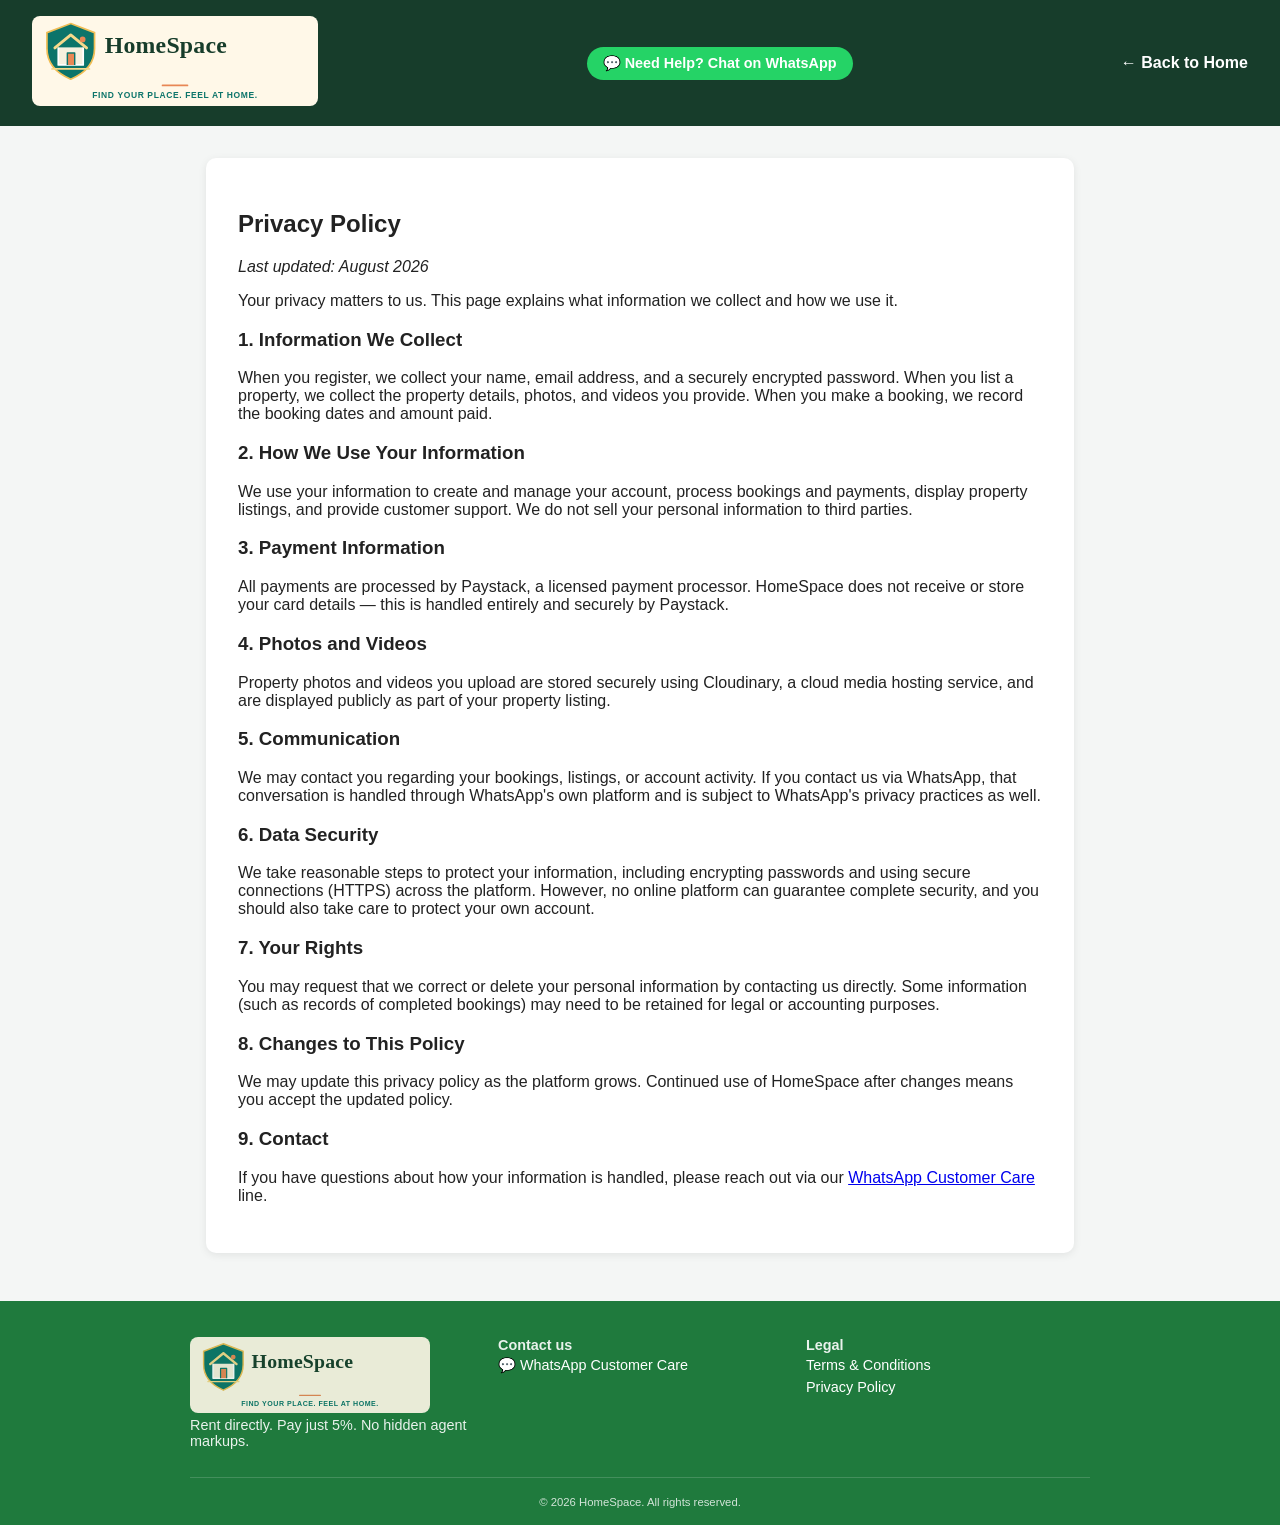
<file: frontend/privacy.html>
<!DOCTYPE html>
<html lang="en">
<head>
  <meta charset="UTF-8">
  <meta name="viewport" content="width=device-width, initial-scale=1.0">
  <title>Privacy Policy - HomeSpace</title>
  <link rel="stylesheet" href="style.css">
  <link rel="icon" href="brand-mark.svg" type="image/svg+xml">
</head>
<body>

  <header>
    <h1 class="brand-heading">
      <a class="brand-link" href="/" aria-label="HomeSpace home">
        <img class="brand-mark" src="brand-logo.svg" alt="HomeSpace — Find your place. Feel at home.">
      </a>
    </h1>
    <a href="https://wa.me/2348153191672" target="_blank" class="whatsapp-help-btn">
      💬 Need Help? Chat on WhatsApp
    </a>
    <nav id="nav-auth">
      <a href="index.html" style="color: white; text-decoration: none; font-weight: 600;">← Back to Home</a>
    </nav>
  </header>

  <main>
    <section style="background: white; padding: 2rem; border-radius: 10px; box-shadow: 0 2px 8px rgba(0,0,0,0.08);">
      <h2>Privacy Policy</h2>
      <p><em>Last updated: August 2026</em></p>

      <p>Your privacy matters to us. This page explains what information we collect and how we use it.</p>

      <h3>1. Information We Collect</h3>
      <p>When you register, we collect your name, email address, and a securely encrypted password. When you list a property, we collect the property details, photos, and videos you provide. When you make a booking, we record the booking dates and amount paid.</p>

      <h3>2. How We Use Your Information</h3>
      <p>We use your information to create and manage your account, process bookings and payments, display property listings, and provide customer support. We do not sell your personal information to third parties.</p>

      <h3>3. Payment Information</h3>
      <p>All payments are processed by Paystack, a licensed payment processor. HomeSpace does not receive or store your card details — this is handled entirely and securely by Paystack.</p>

      <h3>4. Photos and Videos</h3>
      <p>Property photos and videos you upload are stored securely using Cloudinary, a cloud media hosting service, and are displayed publicly as part of your property listing.</p>

      <h3>5. Communication</h3>
      <p>We may contact you regarding your bookings, listings, or account activity. If you contact us via WhatsApp, that conversation is handled through WhatsApp's own platform and is subject to WhatsApp's privacy practices as well.</p>

      <h3>6. Data Security</h3>
      <p>We take reasonable steps to protect your information, including encrypting passwords and using secure connections (HTTPS) across the platform. However, no online platform can guarantee complete security, and you should also take care to protect your own account.</p>

      <h3>7. Your Rights</h3>
      <p>You may request that we correct or delete your personal information by contacting us directly. Some information (such as records of completed bookings) may need to be retained for legal or accounting purposes.</p>

      <h3>8. Changes to This Policy</h3>
      <p>We may update this privacy policy as the platform grows. Continued use of HomeSpace after changes means you accept the updated policy.</p>

      <h3>9. Contact</h3>
      <p>If you have questions about how your information is handled, please reach out via our <a href="https://wa.me/2348153191672" target="_blank">WhatsApp Customer Care</a> line.</p>
    </section>
  </main>

  <footer>
    <div class="footer-content">
      <div class="footer-section">
        <p class="footer-title footer-brand">
          <img class="brand-mark" src="brand-logo.svg" alt="HomeSpace — Find your place. Feel at home.">
        </p>
        <p>Rent directly. Pay just 5%. No hidden agent markups.</p>
      </div>
      <div class="footer-section">
        <p class="footer-title">Contact us</p>
        <a href="https://wa.me/2348153191672" target="_blank" class="footer-link">💬 WhatsApp Customer Care</a>
      </div>
      <div class="footer-section">
        <p class="footer-title">Legal</p>
        <a href="terms.html" class="footer-link">Terms & Conditions</a>
        <a href="privacy.html" class="footer-link">Privacy Policy</a>
      </div>
    </div>
    <div class="footer-bottom">
      <small>&copy; 2026 HomeSpace. All rights reserved.</small>
    </div>
  </footer>

</body>
</html>
</file>
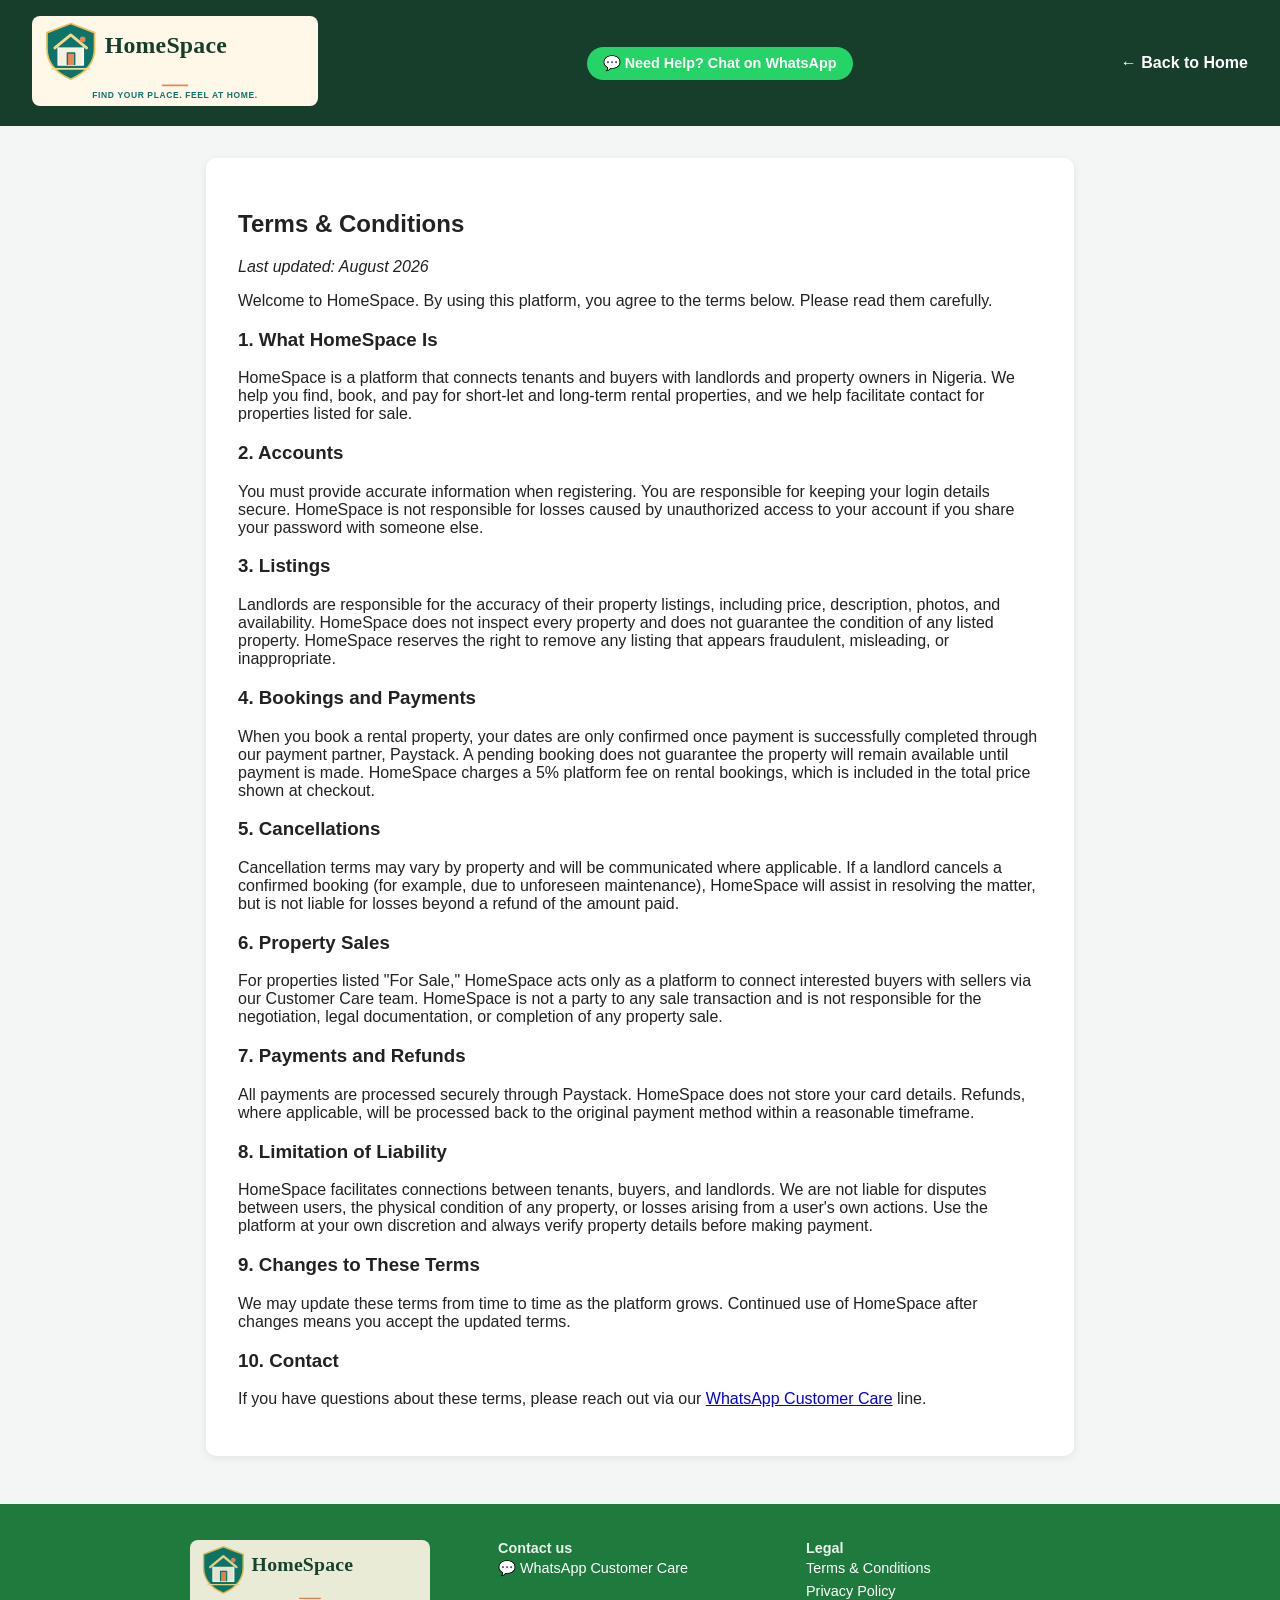
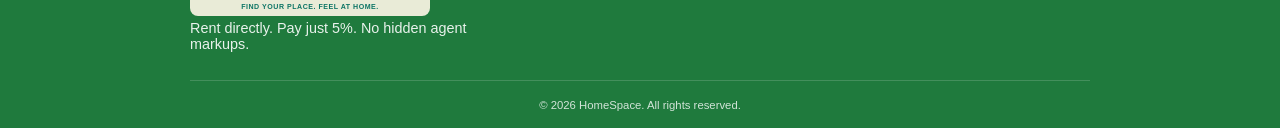
<file: frontend/terms.html>
<!DOCTYPE html>
<html lang="en">
<head>
  <meta charset="UTF-8">
  <meta name="viewport" content="width=device-width, initial-scale=1.0">
  <title>Terms & Conditions - HomeSpace</title>
  <link rel="stylesheet" href="style.css">
  <link rel="icon" href="brand-mark.svg" type="image/svg+xml">
</head>
<body>

  <header>
    <h1 class="brand-heading">
      <a class="brand-link" href="/" aria-label="HomeSpace home">
        <img class="brand-mark" src="brand-logo.svg" alt="HomeSpace — Find your place. Feel at home.">
      </a>
    </h1>
    <a href="https://wa.me/2348153191672" target="_blank" class="whatsapp-help-btn">
      💬 Need Help? Chat on WhatsApp
    </a>
    <nav id="nav-auth">
      <a href="index.html" style="color: white; text-decoration: none; font-weight: 600;">← Back to Home</a>
    </nav>
  </header>

  <main>
    <section style="background: white; padding: 2rem; border-radius: 10px; box-shadow: 0 2px 8px rgba(0,0,0,0.08);">
      <h2>Terms & Conditions</h2>
      <p><em>Last updated: August 2026</em></p>

      <p>Welcome to HomeSpace. By using this platform, you agree to the terms below. Please read them carefully.</p>

      <h3>1. What HomeSpace Is</h3>
      <p>HomeSpace is a platform that connects tenants and buyers with landlords and property owners in Nigeria. We help you find, book, and pay for short-let and long-term rental properties, and we help facilitate contact for properties listed for sale.</p>

      <h3>2. Accounts</h3>
      <p>You must provide accurate information when registering. You are responsible for keeping your login details secure. HomeSpace is not responsible for losses caused by unauthorized access to your account if you share your password with someone else.</p>

      <h3>3. Listings</h3>
      <p>Landlords are responsible for the accuracy of their property listings, including price, description, photos, and availability. HomeSpace does not inspect every property and does not guarantee the condition of any listed property. HomeSpace reserves the right to remove any listing that appears fraudulent, misleading, or inappropriate.</p>

      <h3>4. Bookings and Payments</h3>
      <p>When you book a rental property, your dates are only confirmed once payment is successfully completed through our payment partner, Paystack. A pending booking does not guarantee the property will remain available until payment is made. HomeSpace charges a 5% platform fee on rental bookings, which is included in the total price shown at checkout.</p>

      <h3>5. Cancellations</h3>
      <p>Cancellation terms may vary by property and will be communicated where applicable. If a landlord cancels a confirmed booking (for example, due to unforeseen maintenance), HomeSpace will assist in resolving the matter, but is not liable for losses beyond a refund of the amount paid.</p>

      <h3>6. Property Sales</h3>
      <p>For properties listed "For Sale," HomeSpace acts only as a platform to connect interested buyers with sellers via our Customer Care team. HomeSpace is not a party to any sale transaction and is not responsible for the negotiation, legal documentation, or completion of any property sale.</p>

      <h3>7. Payments and Refunds</h3>
      <p>All payments are processed securely through Paystack. HomeSpace does not store your card details. Refunds, where applicable, will be processed back to the original payment method within a reasonable timeframe.</p>

      <h3>8. Limitation of Liability</h3>
      <p>HomeSpace facilitates connections between tenants, buyers, and landlords. We are not liable for disputes between users, the physical condition of any property, or losses arising from a user's own actions. Use the platform at your own discretion and always verify property details before making payment.</p>

      <h3>9. Changes to These Terms</h3>
      <p>We may update these terms from time to time as the platform grows. Continued use of HomeSpace after changes means you accept the updated terms.</p>

      <h3>10. Contact</h3>
      <p>If you have questions about these terms, please reach out via our <a href="https://wa.me/2348153191672" target="_blank">WhatsApp Customer Care</a> line.</p>
    </section>
  </main>

  <footer>
    <div class="footer-content">
      <div class="footer-section">
        <p class="footer-title footer-brand">
          <img class="brand-mark" src="brand-logo.svg" alt="HomeSpace — Find your place. Feel at home.">
        </p>
        <p>Rent directly. Pay just 5%. No hidden agent markups.</p>
      </div>
      <div class="footer-section">
        <p class="footer-title">Contact us</p>
        <a href="https://wa.me/2348153191672" target="_blank" class="footer-link">💬 WhatsApp Customer Care</a>
      </div>
      <div class="footer-section">
        <p class="footer-title">Legal</p>
        <a href="terms.html" class="footer-link">Terms & Conditions</a>
        <a href="privacy.html" class="footer-link">Privacy Policy</a>
      </div>
    </div>
    <div class="footer-bottom">
      <small>&copy; 2026 HomeSpace. All rights reserved.</small>
    </div>
  </footer>

</body>
</html>
</file>
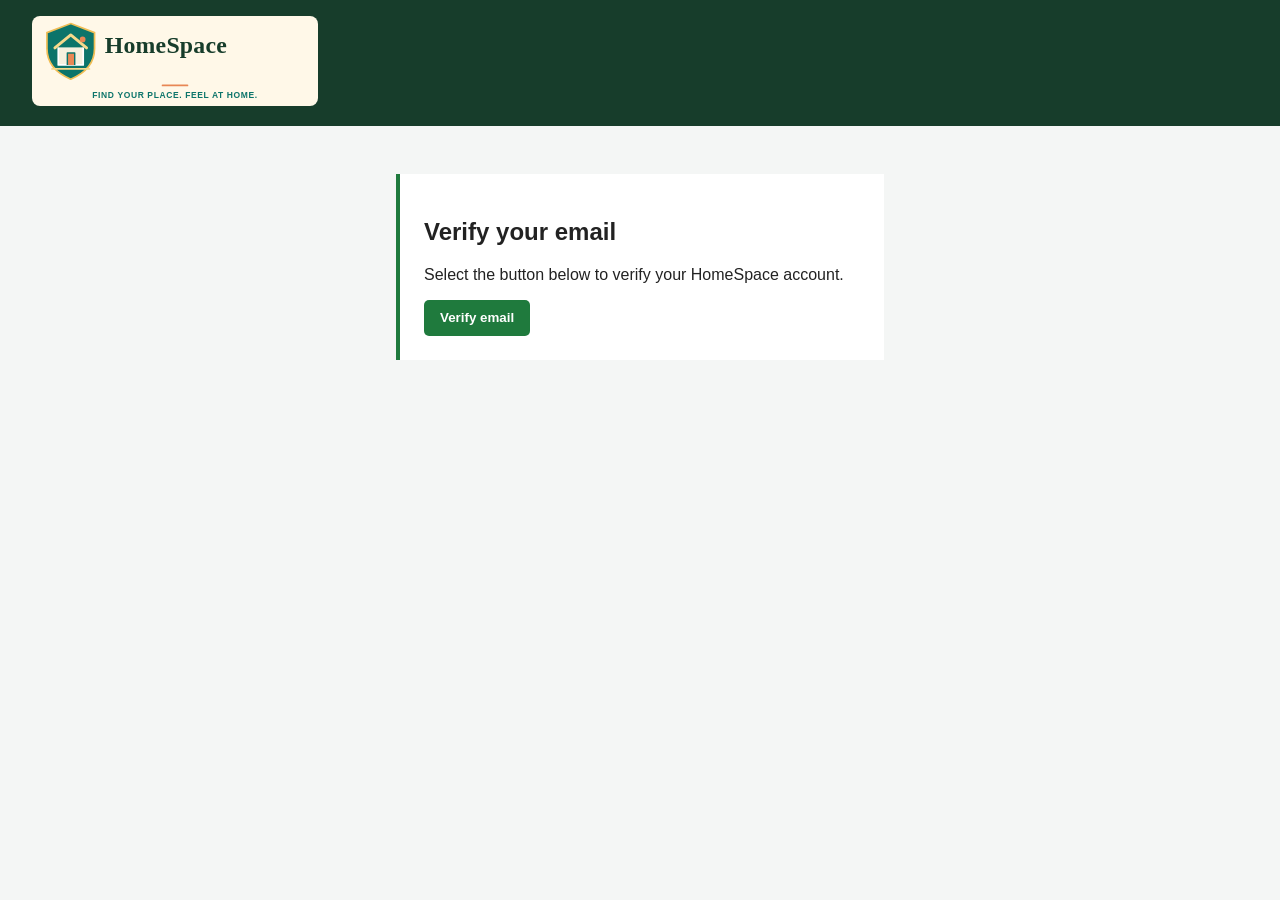
<file: frontend/verify-email.html>
<!DOCTYPE html>
<html lang="en">
<head>
  <meta charset="UTF-8">
  <meta name="viewport" content="width=device-width, initial-scale=1.0">
  <title>Verify email | HomeSpace</title>
  <link rel="stylesheet" href="style.css">
  <link rel="icon" href="brand-mark.svg" type="image/svg+xml">
</head>
<body>
  <header>
    <h1 class="brand-heading">
      <a class="brand-link" href="/" aria-label="HomeSpace home">
        <img class="brand-mark" src="brand-logo.svg" alt="HomeSpace — Find your place. Feel at home.">
      </a>
    </h1>
  </header>
  <main class="verification-page">
    <section>
      <h2>Verify your email</h2>
      <p id="verification-message" aria-live="polite">Select the button below to verify your HomeSpace account.</p>
      <button type="button" id="verify-email-button">Verify email</button>
      <a class="hidden" id="return-home-link" href="/">Return to HomeSpace</a>
    </section>
  </main>
  <script src="verify-email.js"></script>
</body>
</html>
</file>
<file: frontend/style.css>
* {
  box-sizing: border-box;
}

body {
  font-family: 'Segoe UI', Tahoma, sans-serif;
  margin: 0;
  background-color: #f4f6f5;
  color: #222;
}

header {
  background: #173d2b;
  color: white;
  padding: 1rem 2rem;
  display: flex;
  justify-content: space-between;
  align-items: center;
  gap: 1rem;
  flex-wrap: wrap;
}

header h1 {
  margin: 0;
  font-size: 1.65rem;
}

.brand-link {
  display: inline-flex;
  align-items: center;
  padding: 0.2rem 0.45rem;
  border-radius: 8px;
  background: #fff8e8;
  color: inherit;
  text-decoration: none;
}

.brand-mark {
  display: block;
  width: 17rem;
  height: auto;
  flex: 0 0 auto;
}

.footer-brand {
  display: block;
}

.footer-brand img {
  width: 15rem;
  max-width: 100%;
  padding: 0.2rem 0.45rem;
  border-radius: 8px;
  background: #fff8e8;
}

nav button {
  background: white;
  color: #1f7a3d;
  border: none;
  padding: 0.5rem 1rem;
  margin-left: 0.5rem;
  border-radius: 6px;
  cursor: pointer;
  font-weight: 600;
}

nav button:hover {
  background: #eee;
}

#welcome-message {
  margin-right: 1rem;
  font-weight: 500;
}

main {
  max-width: 900px;
  margin: 2rem auto;
  padding: 0 1rem;
}

.hidden {
  display: none !important;
}

.verification-page {
  max-width: 520px;
  margin: 3rem auto;
  padding: 0 1rem;
}

.verification-page section {
  padding: 1.5rem;
  border-left: 4px solid #1f7a3d;
  background: white;
}

.verification-page button {
  padding: 0.65rem 1rem;
  border: 0;
  border-radius: 5px;
  background: #1f7a3d;
  color: white;
  font-weight: 600;
  cursor: pointer;
}

.verification-page a {
  display: inline-block;
  margin-left: 0.75rem;
  color: #16602e;
}

.auth-section, #create-property-section, #edit-property-section {
  background: white;
  padding: 1.5rem;
  border-radius: 10px;
  box-shadow: 0 2px 8px rgba(0,0,0,0.08);
  margin-bottom: 1.5rem;
}

.auth-section {
  max-width: 400px;
}

#create-property-section,
#edit-property-section {
  max-width: 100%;
  grid-column: 1 / -1;
}

form {
  display: flex;
  flex-direction: column;
  gap: 0.75rem;
}

input, select, textarea, button[type="submit"] {
  padding: 0.6rem;
  border-radius: 6px;
  border: 1px solid #ccc;
  font-size: 1rem;
}

textarea {
  min-height: 80px;
  resize: vertical;
}

button[type="submit"] {
  background: #1f7a3d;
  color: white;
  border: none;
  font-weight: 600;
  cursor: pointer;
}

button[type="submit"]:hover {
  background: #16602e;
}

.message {
  margin-top: 0.5rem;
  font-size: 0.9rem;
}

.message.success {
  color: #1f7a3d;
}

.message.error {
  color: #c0392b;
}

.filters {
  display: flex;
  gap: 0.5rem;
  margin-bottom: 1rem;
  flex-wrap: wrap;
}

.filters input {
  flex: 1;
  min-width: 130px;
}

.filters select {
  min-width: 145px;
}

.filters button {
  background: #1f7a3d;
  color: white;
  border: none;
  padding: 0.6rem 1.2rem;
  border-radius: 6px;
  cursor: pointer;
}

.properties-grid {
  display: grid;
  grid-template-columns: repeat(auto-fill, minmax(250px, 1fr));
  gap: 1rem;
}

.property-card {
  background: white;
  border-radius: 10px;
  padding: 1rem;
  box-shadow: 0 2px 8px rgba(0,0,0,0.08);
}

.property-card h3 {
  margin: 0 0 0.5rem;
  font-size: 1.1rem;
}

.property-title-link {
  color: inherit;
  text-decoration: none;
}

.property-title-link:hover {
  text-decoration: underline;
}

.property-card .location {
  color: #666;
  font-size: 0.9rem;
  margin-bottom: 0.5rem;
}

.property-card .price {
  font-weight: 700;
  color: #1f7a3d;
  margin-bottom: 0.75rem;
}

.verification-badges {
  display: flex;
  flex-wrap: wrap;
  gap: 0.35rem;
  list-style: none;
  margin: 0.5rem 0;
  padding: 0;
}

.verification-badges li {
  border: 1px solid #9bc8a7;
  border-radius: 4px;
  color: #205f34;
  font-size: 0.78rem;
  padding: 0.2rem 0.45rem;
}

.verification-badges li.not-verified {
  border-color: #d8b1aa;
  color: #7d3328;
  background: #fff6f4;
}

.verification-badges li.verified {
  border-color: #9bc8a7;
  color: #205f34;
  background: #f3faf4;
}

.listing-facts {
  display: flex;
  flex-wrap: wrap;
  gap: 0.4rem;
  list-style: none;
  padding: 0;
  margin: 0.5rem 0 0.75rem;
}

.listing-facts li {
  padding: 0.2rem 0.5rem;
  border-radius: 999px;
  background: #eef4f0;
  color: #294c38;
  font-size: 0.82rem;
}

.property-map {
  height: 360px;
  margin: 1rem 0;
  border: 1px solid #d9dfda;
  border-radius: 10px;
  z-index: 0;
}

.property-map-message {
  color: #59635d;
  font-size: 0.9rem;
}

.location-picker {
  min-width: 0;
  margin: 0;
  padding: 1rem;
  border: 1px solid #cbd5ce;
  border-radius: 8px;
}

.location-picker legend {
  padding: 0 0.35rem;
  color: #173d2b;
  font-weight: 700;
}

.location-picker > p:first-of-type {
  margin: 0 0 0.75rem;
  color: #59635d;
  font-size: 0.9rem;
}

.location-search {
  display: flex;
  gap: 0.5rem;
}

.location-search input {
  flex: 1;
  min-width: 0;
}

.location-search button,
#prop-map-clear,
#edit-prop-map-clear {
  padding: 0.6rem 0.8rem;
  border: 1px solid #1f7a3d;
  border-radius: 6px;
  background: white;
  color: #173d2b;
  font-weight: 600;
  cursor: pointer;
}

.location-picker-map {
  height: 300px;
  margin: 0.5rem 0;
  border: 1px solid #d9dfda;
  border-radius: 8px;
  z-index: 0;
}

.location-picker-message {
  min-height: 1.25rem;
  margin: 0.5rem 0;
  color: #59635d;
  font-size: 0.9rem;
}

.location-search-results {
  display: grid;
  gap: 0.35rem;
}

.location-search-result {
  padding: 0.5rem;
  border: 1px solid #d9dfda;
  border-radius: 5px;
  background: #f7faf8;
  color: #173d2b;
  text-align: left;
  cursor: pointer;
}

.location-search-result:hover {
  background: #e8f1eb;
}

.coordinate-fields {
  display: grid;
  grid-template-columns: auto minmax(0, 1fr);
  align-items: center;
  gap: 0.5rem;
  margin-bottom: 0.5rem;
}

.coordinate-fields label {
  font-size: 0.9rem;
  font-weight: 600;
}

.location-picker-attribution {
  margin: 0.5rem 0 0;
  color: #59635d;
  font-size: 0.75rem;
}

.favorite-btn,
.report-btn {
  margin-top: 0.45rem;
  padding: 0.55rem 0.8rem;
  border: 1px solid #b7c7bc;
  border-radius: 6px;
  background: white;
  color: #173d2b;
  cursor: pointer;
}

.favorite-btn.is-favorite {
  border-color: #b95455;
  color: #9b3034;
  background: #fff5f5;
}

.report-btn {
  border-color: #d8b1aa;
  color: #7d3328;
}

#my-favorites-section,
#property-qa-section {
  margin-top: 2rem;
}

#property-qa-section,
#report-property-dialog {
  padding: 1.5rem;
  border: 0;
  border-radius: 10px;
  background: white;
  box-shadow: 0 2px 8px rgba(0, 0, 0, 0.08);
}

#property-qa-form {
  max-width: 520px;
}

#property-qa-answer {
  white-space: pre-wrap;
}

#report-property-dialog {
  width: min(100% - 2rem, 520px);
  color: #222;
}

#report-property-dialog::backdrop {
  background: rgba(14, 30, 20, 0.58);
}

.report-reasons {
  text-transform: capitalize;
}

.property-updated {
  color: #59635d;
  font-size: 0.85rem;
}

.property-trust {
  border-top: 1px solid #dfe6e1;
  border-bottom: 1px solid #dfe6e1;
  margin: 1.25rem 0;
  padding: 0.75rem 0;
}

.property-trust h2 {
  font-size: 1.1rem;
}

.property-trust ul {
  display: grid;
  gap: 0.4rem;
  list-style: none;
  margin: 0;
  padding: 0;
}

.property-trust li {
  color: #35423a;
}

.property-trust li.verified {
  color: #205f34;
  font-weight: 600;
}

.property-trust li.not-verified {
  color: #8a3d31;
  font-weight: 600;
}

.property-card button {
  background: #1f7a3d;
  color: white;
  border: none;
  padding: 0.5rem 1rem;
  border-radius: 6px;
  cursor: pointer;
  width: 100%;
}

#admin-section {
  background: white;
  padding: 1.5rem;
  border-radius: 10px;
  box-shadow: 0 2px 8px rgba(0,0,0,0.08);
  margin-bottom: 1.5rem;
}

.admin-table {
  width: 100%;
  border-collapse: collapse;
  margin-top: 1rem;
}

.admin-table th, .admin-table td {
  text-align: left;
  padding: 0.6rem;
  border-bottom: 1px solid #eee;
  font-size: 0.9rem;
}

.admin-table th {
  background: #f4f6f5;
  font-weight: 600;
}

.admin-table button {
  background: #c0392b;
  color: white;
  border: none;
  padding: 0.4rem 0.8rem;
  border-radius: 6px;
  cursor: pointer;
  font-size: 0.85rem;
}

.admin-table button:hover {
  background: #a5281c;
}

.property-gallery {
  display: grid;
  grid-template-columns: repeat(2, 1fr);
  gap: 4px;
  margin-bottom: 0.75rem;
  border-radius: 8px;
  overflow: hidden;
}

.property-gallery img {
  width: 100%;
  height: 80px;
  object-fit: cover;
}

.video-link {
  display: inline-block;
  margin-bottom: 0.75rem;
  color: #1f7a3d;
  font-weight: 600;
  text-decoration: none;
  font-size: 0.9rem;
}

.video-link:hover {
  text-decoration: underline;
}

.property-video-item {
  display: flex;
  align-items: center;
  justify-content: space-between;
  gap: 0.75rem;
}

.property-video-item .video-link {
  margin-bottom: 0.5rem;
}

.video-delete-button {
  flex: 0 0 auto;
  margin-bottom: 0.5rem;
  padding: 0.25rem 0.5rem;
  border: 1px solid #c0392b;
  border-radius: 4px;
  background: white;
  color: #a5281c;
  cursor: pointer;
}

.whatsapp-help-btn {
  background: #25D366;
  color: white;
  padding: 0.5rem 1rem;
  border-radius: 20px;
  text-decoration: none;
  font-weight: 600;
  font-size: 0.9rem;
  white-space: nowrap;
}

.whatsapp-help-btn:hover {
  background: #1ea952;
}

.hero-banner {
  background: linear-gradient(135deg, #1f7a3d, #16602e);
  color: white;
  text-align: center;
  padding: 2rem 1rem;
}

.hero-banner h2 {
  margin: 0 0 0.5rem;
  font-size: 1.8rem;
}

.hero-banner h3 {
  margin: 0;
  font-size: 1rem;
  max-width: 500px;
  margin: 0 auto;
  opacity: 0.95;
}

.landlord-tools-grid {
  display: grid;
  grid-template-columns: 1fr;
  gap: 1rem;
  margin-bottom: 1.5rem;
}

@media (min-width: 900px) {
  .landlord-tools-grid {
    grid-template-columns: repeat(3, 1fr);
  }
}

footer {
  background: #1f7a3d;
  color: white;
  margin-top: 3rem;
  padding: 2rem 1rem 1rem;
}

.footer-content {
  max-width: 900px;
  margin: 0 auto;
  display: grid;
  grid-template-columns: 1fr;
  gap: 1.5rem;
}

@media (min-width: 700px) {
  .footer-content {
    grid-template-columns: repeat(3, 1fr);
  }
}

.footer-title {
  font-weight: 700;
  margin-bottom: 0.5rem;
}

.footer-section p {
  margin: 0.25rem 0;
  font-size: 0.9rem;
  opacity: 0.9;
}

.footer-link {
  color: white;
  text-decoration: none;
  display: block;
  margin-bottom: 0.4rem;
  font-size: 0.9rem;
}

.footer-link:hover {
  text-decoration: underline;
}

.footer-social {
  display: flex;
  flex-direction: column;
  gap: 0.3rem;
}

.footer-bottom {
  max-width: 900px;
  margin: 1.5rem auto 0;
  padding-top: 1rem;
  border-top: 1px solid rgba(255,255,255,0.2);
  text-align: center;
  font-size: 0.85rem;
  opacity: 0.8;
}

.contact-seller-btn {
  display: block;
  text-align: center;
  background: #25D366;
  color: white;
  padding: 0.6rem;
  border-radius: 6px;
  text-decoration: none;
  font-weight: 600;
  width: 100%;
}

.contact-seller-btn:hover {
  background: #1ea952;
}

.property-detail-page {
  max-width: 900px;
  margin: 2rem auto;
  padding: 0 1rem;
}

.property-detail-page nav {
  margin-bottom: 1.5rem;
  color: #56625a;
}

.property-detail-page h1 {
  margin-bottom: 0.5rem;
}

.property-detail-type {
  color: #1f7a3d;
  font-weight: 700;
}

.property-detail-location {
  color: #59645c;
}

.property-detail-price {
  font-size: 1.25rem;
  font-weight: 700;
}

.property-detail-gallery {
  display: grid;
  grid-template-columns: repeat(auto-fit, minmax(180px, 1fr));
  gap: 0.75rem;
  margin: 1.5rem 0;
}

.property-detail-gallery img {
  width: 100%;
  aspect-ratio: 4 / 3;
  object-fit: cover;
  border-radius: 6px;
}

#my-bookings-section {
  margin-top: 2rem;
}

.guest-booking {
  display: flex;
  justify-content: space-between;
  align-items: center;
  gap: 1rem;
  padding: 1rem 0;
  border-bottom: 1px solid #d9dfda;
}

.guest-booking h3,
.guest-booking p {
  margin: 0 0 0.35rem;
}

.guest-booking-status {
  display: grid;
  gap: 0.4rem;
  justify-items: end;
  text-transform: capitalize;
}

.guest-booking-status button {
  padding: 0.5rem 0.8rem;
  border: 0;
  border-radius: 5px;
  background: #1f7a3d;
  color: white;
  cursor: pointer;
}

.booking-dialog {
  width: min(100% - 2rem, 480px);
  border: 0;
  border-radius: 8px;
  padding: 1.5rem;
  color: #222;
  box-shadow: 0 12px 40px rgba(0, 0, 0, 0.25);
}

.booking-dialog::backdrop {
  background: rgba(14, 30, 20, 0.58);
}

.booking-dialog-header {
  display: flex;
  align-items: flex-start;
  justify-content: space-between;
  gap: 1rem;
}

.booking-dialog-header h2 {
  margin: 0;
  overflow-wrap: anywhere;
}

.booking-dialog-header button {
  flex: 0 0 2.25rem;
  width: 2.25rem;
  height: 2.25rem;
  border: 1px solid #ccd4ce;
  border-radius: 50%;
  background: white;
  font-size: 1.4rem;
  cursor: pointer;
}

.booking-dialog > p {
  color: #5a665d;
}

.booking-dialog form label {
  font-weight: 600;
}

#booking-quote {
  margin: 0.25rem 0;
  padding: 0.85rem;
  border-left: 3px solid #1f7a3d;
  background: #f3f7f3;
  line-height: 1.65;
  white-space: pre-line;
}

@media (max-width: 600px) {
  .filters > * {
    flex: 1 1 100%;
  }

  .guest-booking {
    align-items: flex-start;
  }

  .guest-booking-status {
    text-align: right;
  }
}

.edit-btn {
  background: #f0ad4e;
  color: white;
  border: none;
  padding: 0.5rem 1rem;
  border-radius: 6px;
  cursor: pointer;
  width: 100%;
  margin-top: 0.5rem;
  font-weight: 600;
}

.edit-btn:hover {
  background: #d99a3e;
}

.delete-btn {
  background: #c0392b;
  color: white;
  border: none;
  padding: 0.5rem 1rem;
  border-radius: 6px;
  cursor: pointer;
  width: 100%;
  margin-top: 0.5rem;
  font-weight: 600;
}

.delete-btn:hover {
  background: #a5281c;
}

.property-rating {
  margin: -0.35rem 0 0.75rem;
  color: #9a6500;
  font-weight: 700;
}

.property-rating span {
  color: #606b63;
  font-size: 0.85rem;
  font-weight: 400;
}

.review-form {
  width: min(100%, 280px);
  margin-top: 0.5rem;
  text-align: left;
}

.review-form textarea {
  min-height: 72px;
}

.negotiable-badge {
  display: inline-block;
  margin: -0.35rem 0 0.75rem;
  color: #16602e;
  font-size: 0.9rem;
  font-weight: 600;
}
</file>
